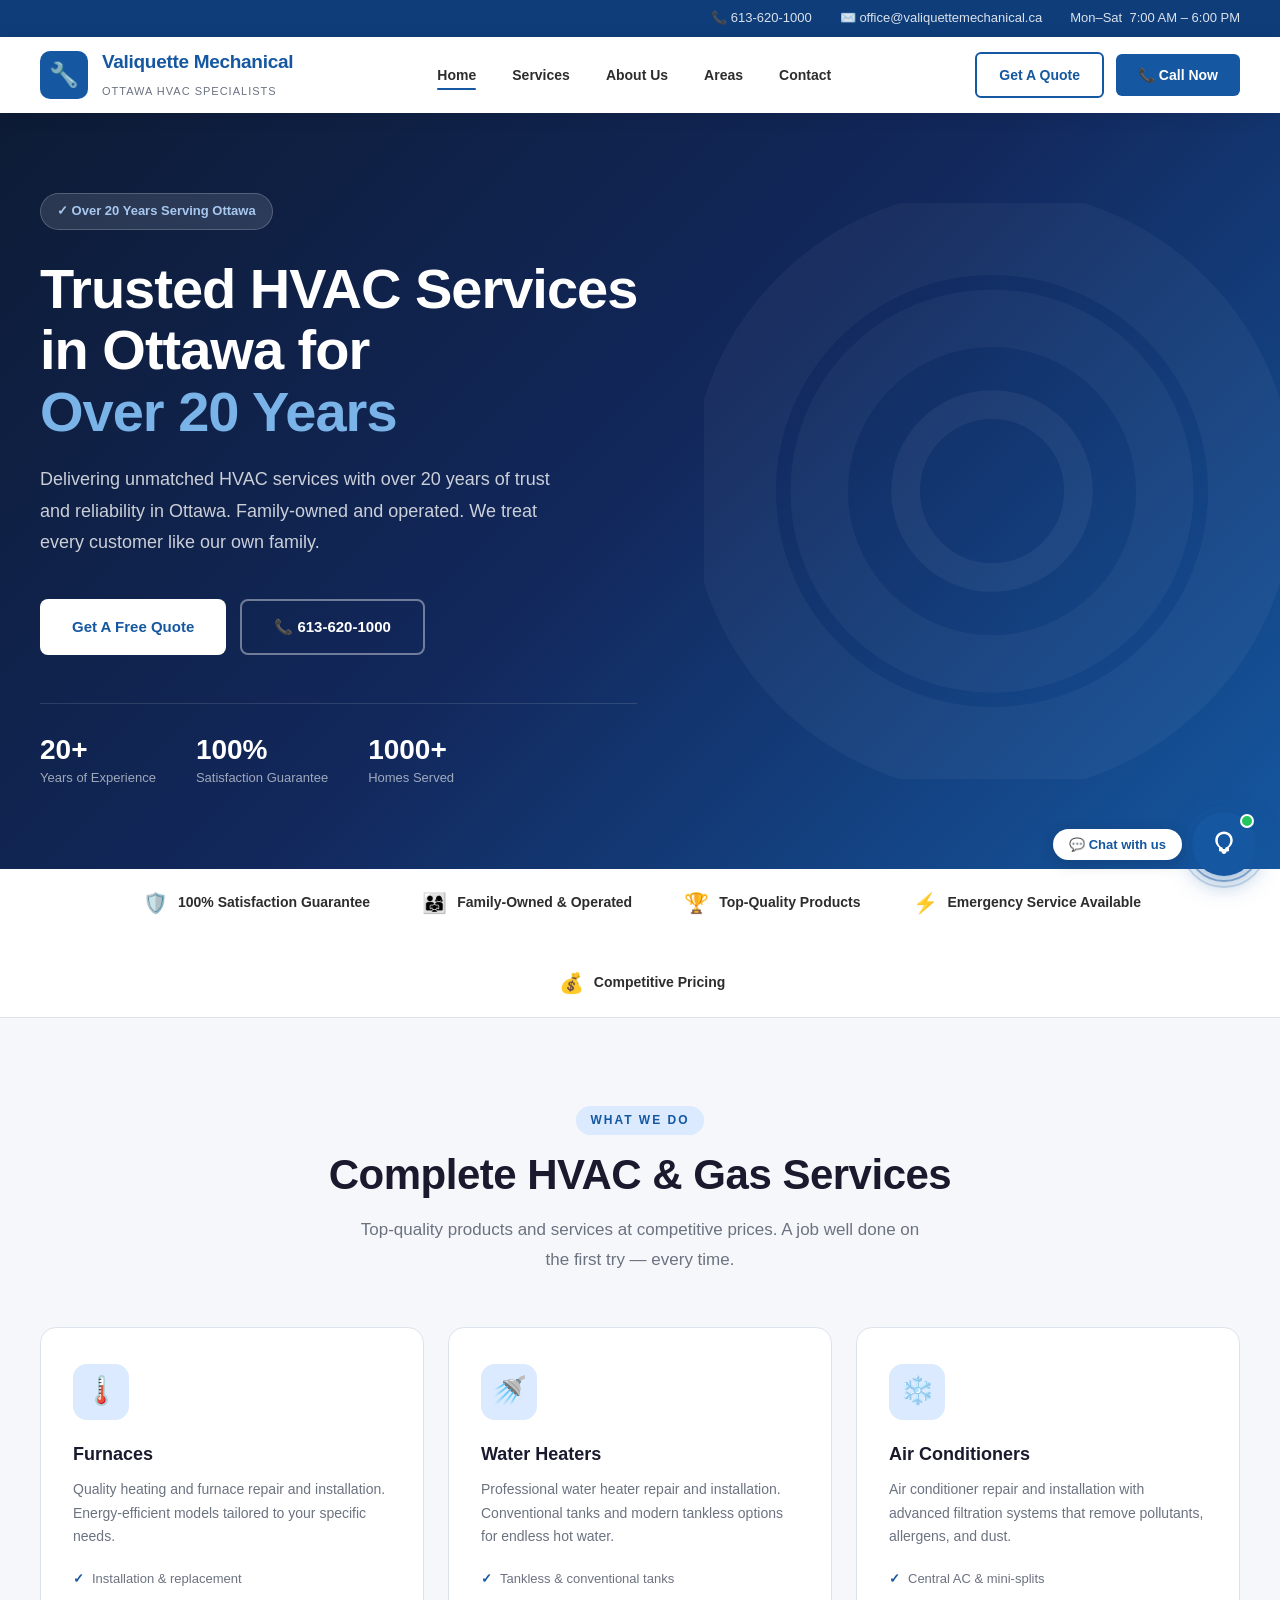
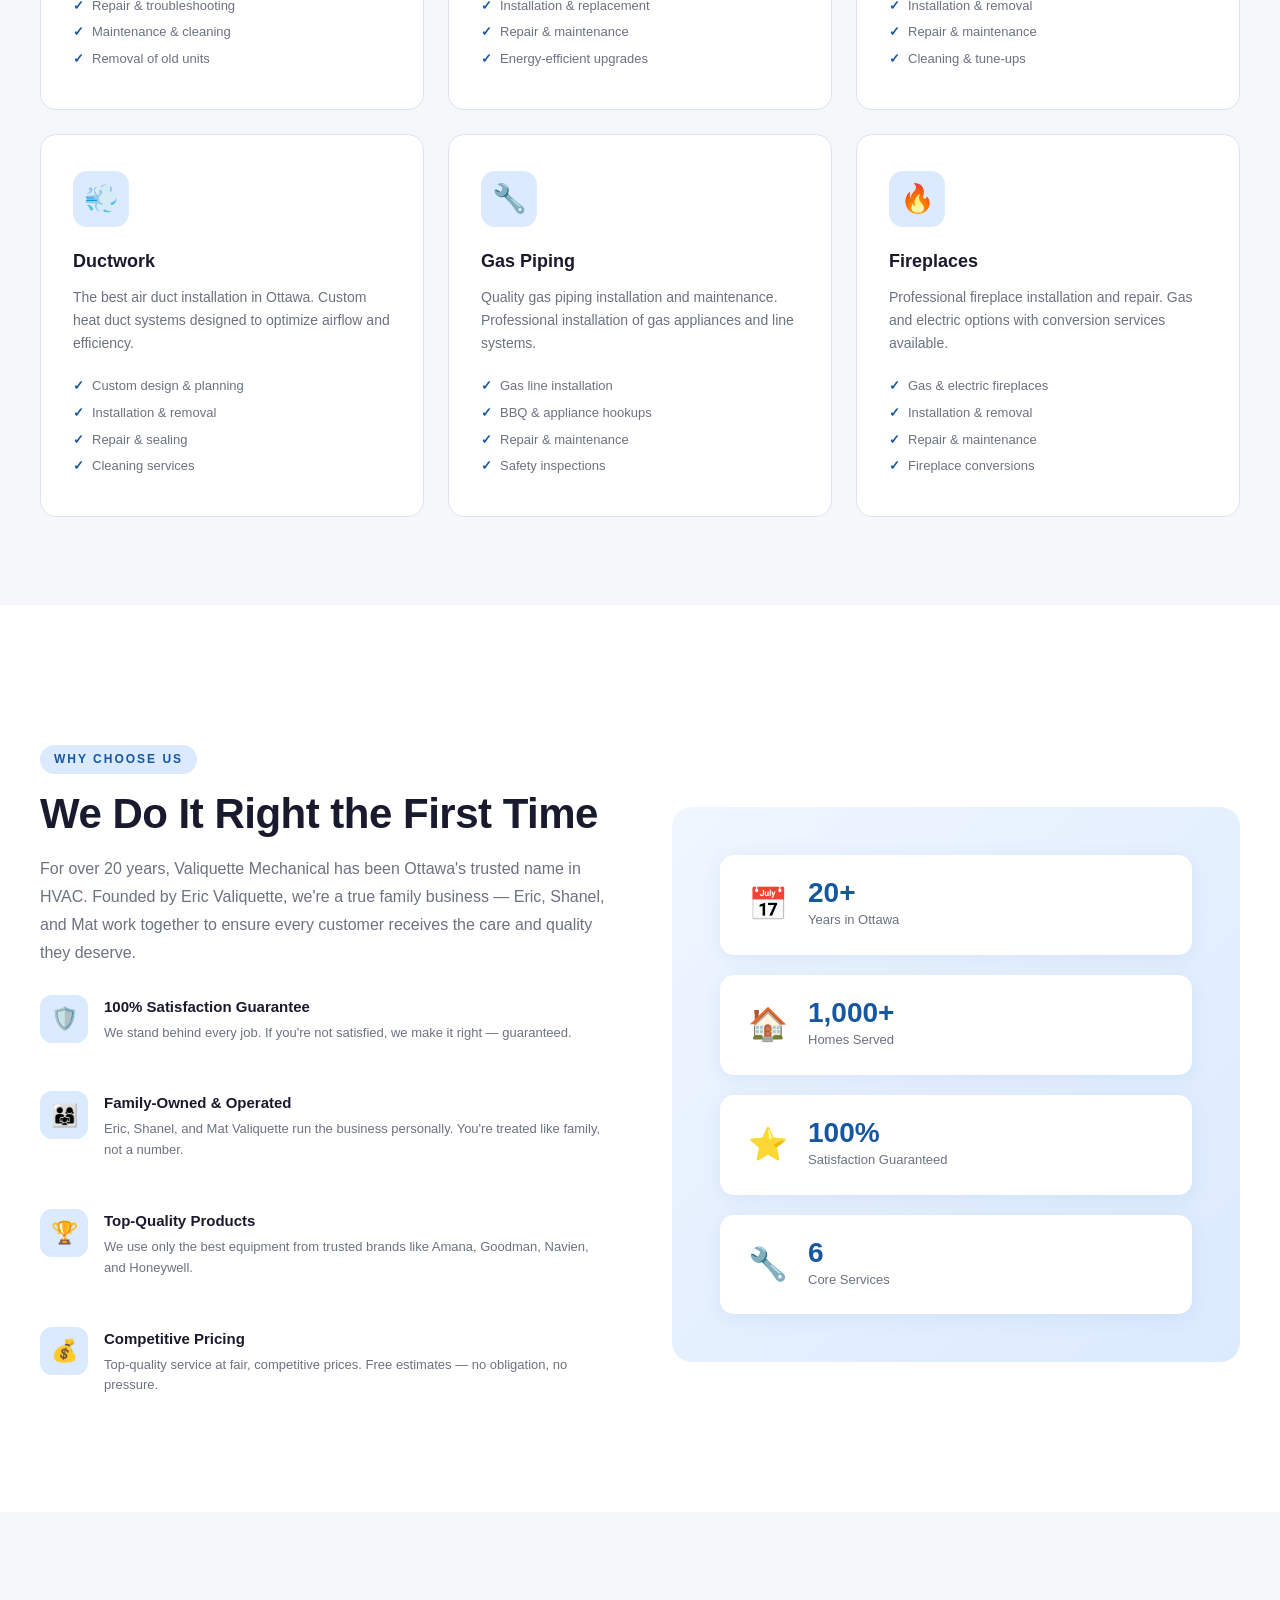
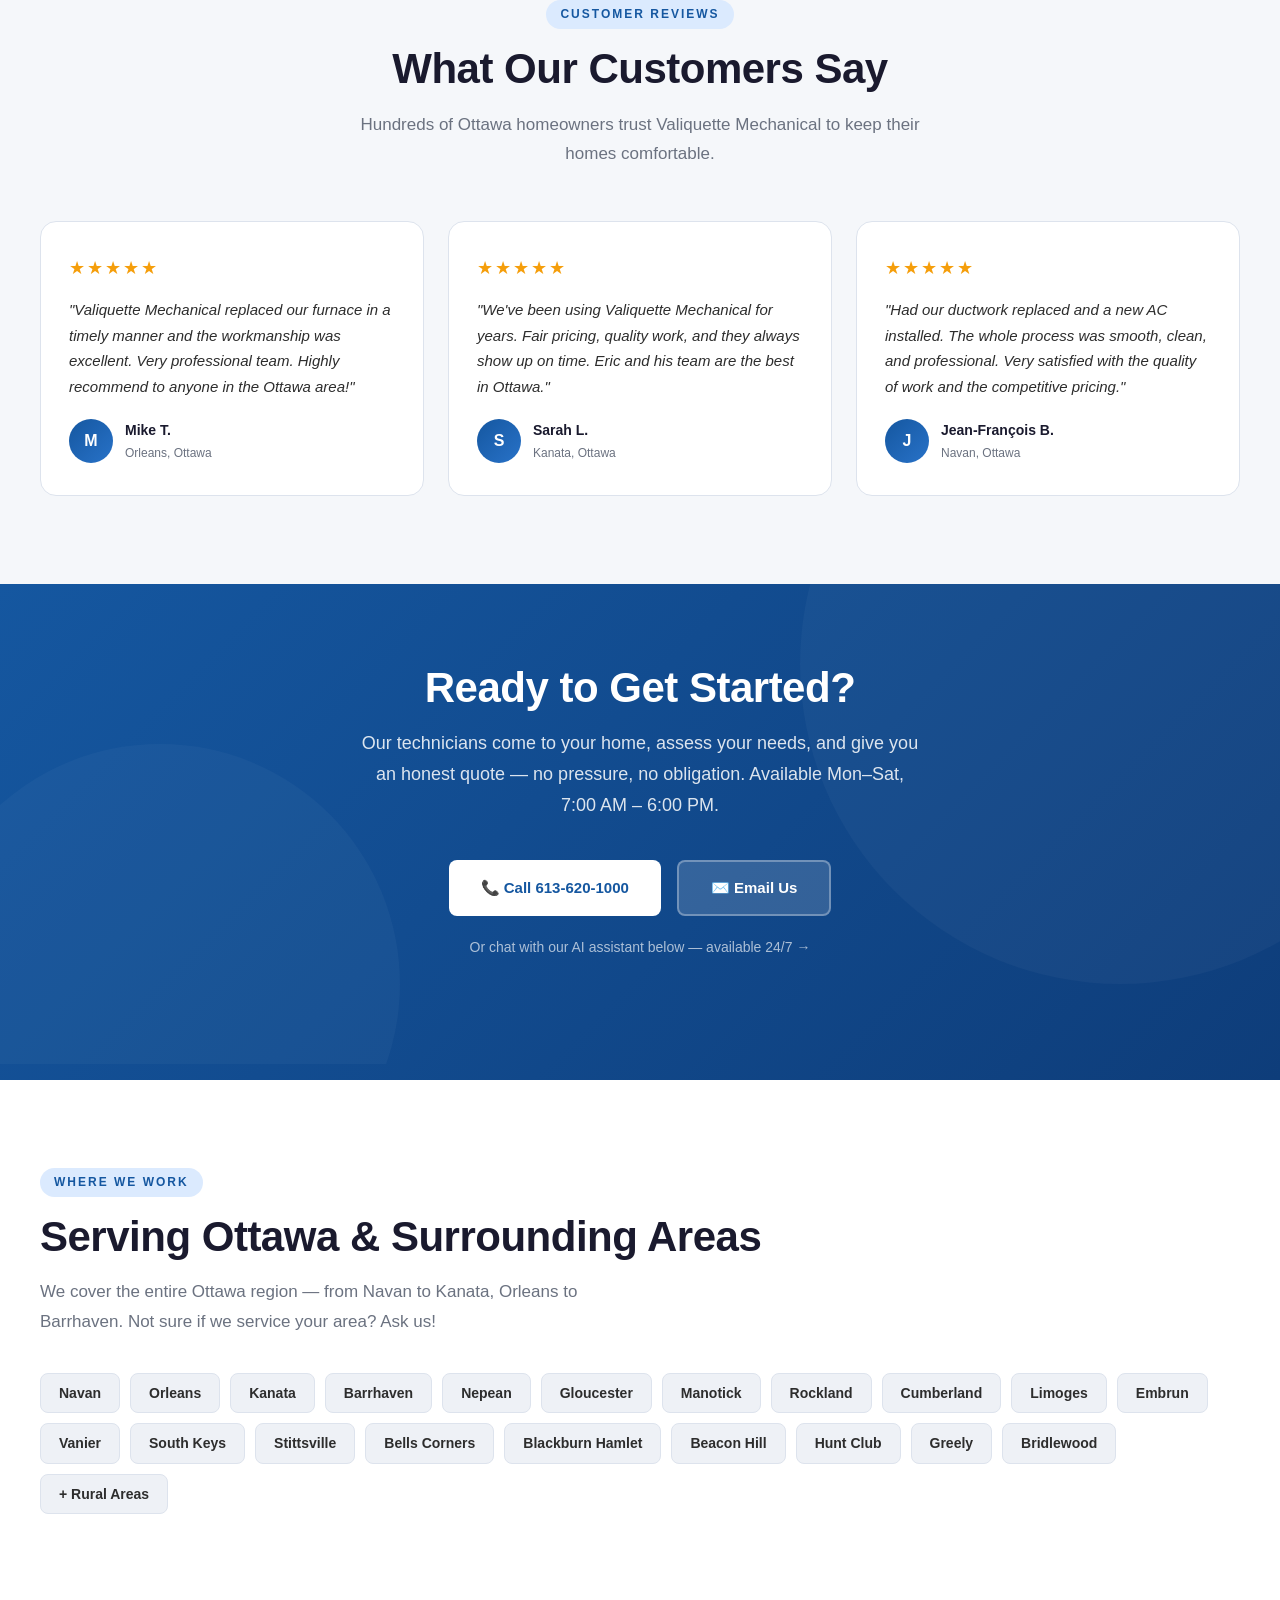
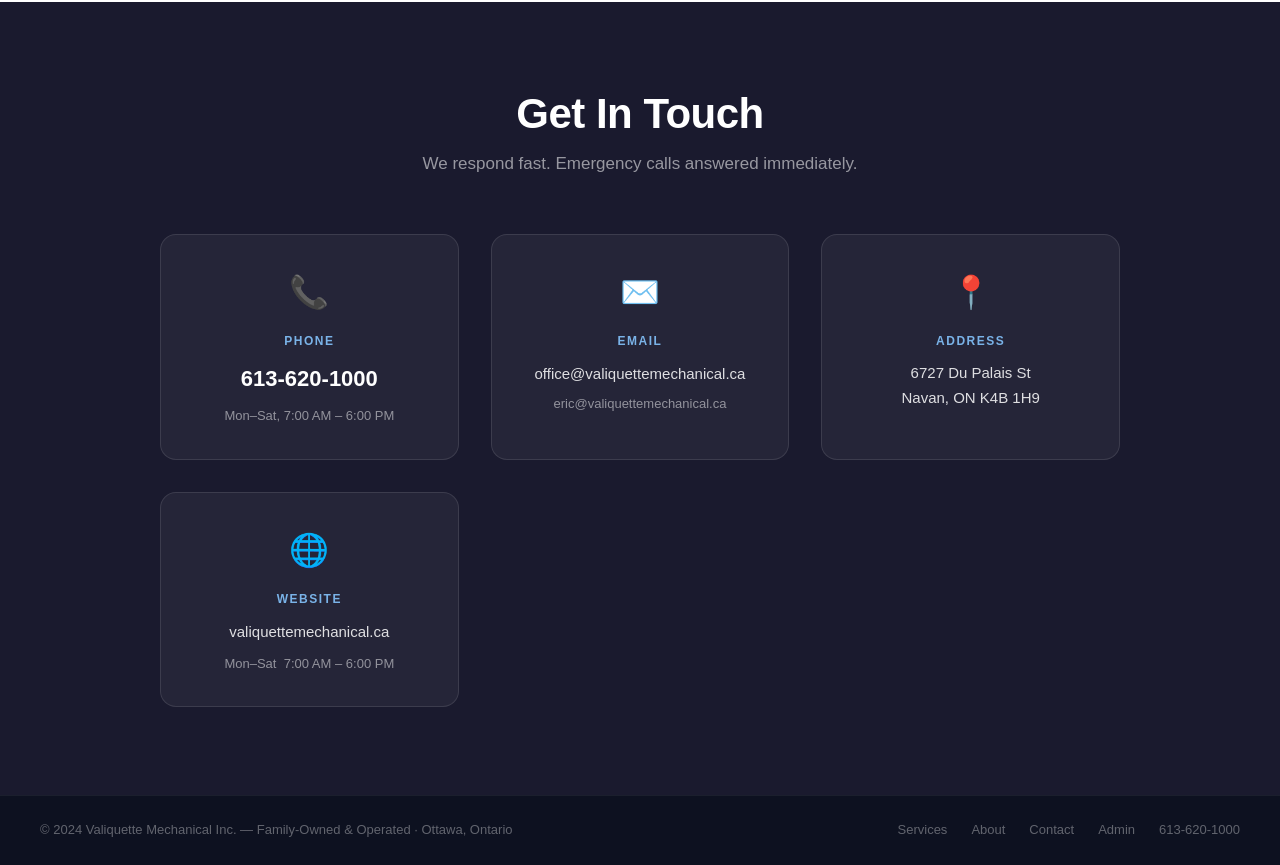
<file: public/index.html>
<!DOCTYPE html>
<html lang="en">
<head>
<meta charset="UTF-8">
<meta name="viewport" content="width=device-width, initial-scale=1.0">
<title>Valiquette Mechanical — Trusted HVAC Services in Ottawa</title>
<meta name="description" content="Delivering unmatched HVAC services with over 20 years of trust and reliability in Ottawa. Furnaces, air conditioners, water heaters, ductwork, gas piping &amp; fireplaces. Free estimates.">
<style>
  *, *::before, *::after { box-sizing: border-box; margin: 0; padding: 0; }
  :root {
    --blue: #1557A0;
    --blue-dark: #0e3d7a;
    --blue-light: #2872c8;
    --black: #1a1a2e;
    --grey-bg: #f5f7fa;
    --grey-light: #eef1f6;
    --text: #2d2d2d;
    --muted: #6b7280;
    --white: #ffffff;
    --border: #dde3ed;
  }
  html { scroll-behavior: smooth; }
  body { font-family: 'Segoe UI', -apple-system, BlinkMacSystemFont, Roboto, sans-serif; color: var(--text); line-height: 1.6; }
  a { color: inherit; text-decoration: none; }
  img { max-width: 100%; display: block; }

  /* ── Topbar ── */
  .topbar {
    background: var(--blue-dark);
    padding: 8px 40px;
    display: flex;
    justify-content: flex-end;
    align-items: center;
    gap: 28px;
    font-size: 13px;
    color: rgba(255,255,255,0.85);
  }
  .topbar a { color: rgba(255,255,255,0.85); display: flex; align-items: center; gap: 6px; transition: color 0.15s; }
  .topbar a:hover { color: white; }

  /* ── Header ── */
  header {
    position: sticky; top: 0; z-index: 500;
    background: white;
    display: flex; align-items: center; justify-content: space-between;
    padding: 0 40px; height: 76px;
    box-shadow: 0 2px 16px rgba(0,0,0,0.10);
  }
  .logo { display: flex; align-items: center; gap: 14px; }
  .logo-icon {
    width: 48px; height: 48px;
    background: var(--blue);
    border-radius: 10px;
    display: flex; align-items: center; justify-content: center;
    font-size: 24px;
    flex-shrink: 0;
  }
  .logo-text strong { display: block; font-size: 19px; font-weight: 800; color: var(--blue); letter-spacing: -0.3px; }
  .logo-text span { font-size: 11px; color: var(--muted); text-transform: uppercase; letter-spacing: 1px; }
  nav { display: flex; align-items: center; gap: 36px; }
  nav a { color: var(--text); font-size: 14px; font-weight: 600; transition: color 0.15s; position: relative; }
  nav a:hover { color: var(--blue); }
  nav a.active::after { content: ''; position: absolute; bottom: -4px; left: 0; right: 0; height: 2px; background: var(--blue); border-radius: 2px; }
  .header-cta { display: flex; align-items: center; gap: 12px; }
  .btn { display: inline-flex; align-items: center; gap: 8px; padding: 10px 22px; border-radius: 6px; font-size: 14px; font-weight: 700; cursor: pointer; transition: background 0.15s, transform 0.1s; border: none; white-space: nowrap; }
  .btn:active { transform: scale(0.97); }
  .btn-blue { background: var(--blue); color: white; }
  .btn-blue:hover { background: var(--blue-dark); }
  .btn-outline-blue { background: transparent; color: var(--blue); border: 2px solid var(--blue); }
  .btn-outline-blue:hover { background: var(--blue); color: white; }
  .btn-lg { padding: 14px 32px; font-size: 15px; border-radius: 8px; }
  .btn-white { background: white; color: var(--blue); font-weight: 800; }
  .btn-white:hover { background: #eff6ff; }
  .menu-toggle { display: none; background: none; border: none; cursor: pointer; padding: 4px; }
  .menu-toggle svg { width: 24px; height: 24px; }

  /* ── Hero ── */
  #hero {
    background: linear-gradient(135deg, #0d1b35 0%, #12285c 50%, #1557A0 100%);
    min-height: 620px;
    display: flex; align-items: center;
    padding: 80px 40px;
    position: relative;
    overflow: hidden;
  }
  #hero::after {
    content: '';
    position: absolute;
    right: 0; top: 0; bottom: 0;
    width: 45%;
    background: url("data:image/svg+xml,%3Csvg viewBox='0 0 400 400' xmlns='http://www.w3.org/2000/svg'%3E%3Ccircle cx='200' cy='200' r='180' fill='none' stroke='rgba(255,255,255,0.04)' stroke-width='60'/%3E%3Ccircle cx='200' cy='200' r='120' fill='none' stroke='rgba(255,255,255,0.04)' stroke-width='40'/%3E%3Ccircle cx='200' cy='200' r='60' fill='none' stroke='rgba(255,255,255,0.05)' stroke-width='20'/%3E%3C/svg%3E") center/contain no-repeat;
  }
  .hero-content { max-width: 600px; position: relative; z-index: 1; }
  .hero-badge {
    display: inline-flex; align-items: center; gap: 8px;
    background: rgba(255,255,255,0.12);
    border: 1px solid rgba(255,255,255,0.2);
    color: #a8c8f0;
    padding: 7px 16px; border-radius: 30px;
    font-size: 13px; font-weight: 600;
    margin-bottom: 28px;
    backdrop-filter: blur(4px);
  }
  #hero h1 {
    font-size: clamp(34px, 4.5vw, 56px);
    font-weight: 900;
    color: white;
    line-height: 1.1;
    margin-bottom: 22px;
    letter-spacing: -1px;
  }
  #hero h1 span { color: #7ab3e8; }
  #hero p {
    font-size: 18px;
    color: rgba(255,255,255,0.78);
    margin-bottom: 40px;
    max-width: 520px;
    line-height: 1.75;
  }
  .hero-actions { display: flex; gap: 14px; flex-wrap: wrap; margin-bottom: 48px; }
  .hero-stats {
    display: flex; gap: 40px; flex-wrap: wrap;
    border-top: 1px solid rgba(255,255,255,0.12);
    padding-top: 32px;
  }
  .hero-stat { }
  .hero-stat .num { font-size: 28px; font-weight: 900; color: white; line-height: 1; }
  .hero-stat .label { font-size: 13px; color: rgba(255,255,255,0.6); margin-top: 4px; }

  /* ── Trust bar ── */
  .trust-bar {
    background: white;
    border-bottom: 1px solid var(--border);
    padding: 18px 40px;
    display: flex;
    align-items: center;
    justify-content: center;
    gap: 48px;
    flex-wrap: wrap;
  }
  .trust-item {
    display: flex; align-items: center; gap: 10px;
    font-size: 14px; font-weight: 600; color: var(--text);
  }
  .trust-icon { font-size: 20px; }
  .trust-item span { color: var(--muted); font-weight: 400; margin-left: 4px; }

  /* ── Section common ── */
  section { padding: 88px 40px; }
  .section-tag {
    display: inline-block;
    background: #dbeafe;
    color: var(--blue);
    font-size: 12px;
    font-weight: 800;
    text-transform: uppercase;
    letter-spacing: 2px;
    padding: 5px 14px;
    border-radius: 30px;
    margin-bottom: 16px;
  }
  h2 { font-size: clamp(28px, 3.5vw, 42px); font-weight: 900; color: var(--black); line-height: 1.15; margin-bottom: 16px; letter-spacing: -0.5px; }
  .section-intro { font-size: 17px; color: var(--muted); max-width: 580px; line-height: 1.75; }
  .center { text-align: center; }
  .center .section-intro { margin: 0 auto; }

  /* ── Services ── */
  #services { background: var(--grey-bg); }
  .services-grid {
    display: grid;
    grid-template-columns: repeat(auto-fit, minmax(300px, 1fr));
    gap: 24px;
    margin-top: 52px;
  }
  .service-card {
    background: white;
    border-radius: 16px;
    padding: 36px 32px;
    border: 1.5px solid var(--border);
    transition: box-shadow 0.25s, transform 0.25s, border-color 0.25s;
    position: relative;
    overflow: hidden;
  }
  .service-card::before {
    content: '';
    position: absolute;
    top: 0; left: 0; right: 0;
    height: 3px;
    background: linear-gradient(90deg, var(--blue), var(--blue-light));
    opacity: 0;
    transition: opacity 0.25s;
  }
  .service-card:hover { box-shadow: 0 12px 40px rgba(21,87,160,0.12); transform: translateY(-4px); border-color: #bfd4f2; }
  .service-card:hover::before { opacity: 1; }
  .service-icon-wrap {
    width: 56px; height: 56px;
    background: #dbeafe;
    border-radius: 14px;
    display: flex; align-items: center; justify-content: center;
    font-size: 28px;
    margin-bottom: 20px;
    transition: background 0.25s;
  }
  .service-card:hover .service-icon-wrap { background: var(--blue); }
  .service-card h3 { font-size: 18px; font-weight: 800; color: var(--black); margin-bottom: 10px; }
  .service-card p { font-size: 14px; color: var(--muted); line-height: 1.65; margin-bottom: 18px; }
  .service-card ul { list-style: none; }
  .service-card ul li {
    font-size: 13px; color: var(--muted); padding: 3px 0; display: flex; align-items: center; gap: 8px;
  }
  .service-card ul li::before { content: '✓'; color: var(--blue); font-weight: 700; flex-shrink: 0; }

  /* ── Why us ── */
  #why { background: white; }
  .why-layout { display: grid; grid-template-columns: 1fr 1fr; gap: 64px; align-items: center; margin-top: 52px; }
  .why-text h2 { margin-bottom: 16px; }
  .why-text p { color: var(--muted); font-size: 16px; line-height: 1.75; margin-bottom: 28px; }
  .why-features { display: flex; flex-direction: column; gap: 20px; }
  .why-feature { display: flex; gap: 16px; align-items: flex-start; }
  .why-feature-icon {
    width: 48px; height: 48px; border-radius: 12px;
    background: #dbeafe;
    display: flex; align-items: center; justify-content: center;
    font-size: 22px;
    flex-shrink: 0;
  }
  .why-feature-text h4 { font-size: 15px; font-weight: 800; color: var(--black); margin-bottom: 4px; }
  .why-feature-text p { font-size: 13px; color: var(--muted); line-height: 1.6; }
  .why-visual {
    background: linear-gradient(135deg, #eff6ff 0%, #dbeafe 100%);
    border-radius: 20px;
    padding: 48px;
    display: flex; flex-direction: column; gap: 20px;
  }
  .why-stat-card {
    background: white;
    border-radius: 14px;
    padding: 24px 28px;
    box-shadow: 0 4px 20px rgba(21,87,160,0.08);
    display: flex; align-items: center; gap: 20px;
  }
  .why-stat-icon { font-size: 32px; }
  .why-stat-num { font-size: 28px; font-weight: 900; color: var(--blue); line-height: 1; }
  .why-stat-label { font-size: 13px; color: var(--muted); margin-top: 3px; }

  /* ── Testimonials ── */
  #testimonials { background: var(--grey-bg); }
  .reviews-grid {
    display: grid;
    grid-template-columns: repeat(auto-fit, minmax(300px, 1fr));
    gap: 24px;
    margin-top: 52px;
  }
  .review-card {
    background: white;
    border-radius: 16px;
    padding: 32px 28px;
    border: 1.5px solid var(--border);
  }
  .review-stars { color: #f59e0b; font-size: 18px; margin-bottom: 14px; letter-spacing: 2px; }
  .review-text { font-size: 15px; color: var(--text); line-height: 1.7; margin-bottom: 20px; font-style: italic; }
  .review-author { display: flex; align-items: center; gap: 12px; }
  .review-avatar {
    width: 44px; height: 44px; border-radius: 50%;
    background: linear-gradient(135deg, var(--blue), var(--blue-light));
    display: flex; align-items: center; justify-content: center;
    color: white; font-weight: 800; font-size: 16px;
    flex-shrink: 0;
  }
  .review-name { font-weight: 700; font-size: 14px; color: var(--black); }
  .review-location { font-size: 12px; color: var(--muted); margin-top: 2px; }

  /* ── CTA Banner ── */
  #cta {
    background: linear-gradient(135deg, var(--blue) 0%, var(--blue-dark) 100%);
    padding: 80px 40px;
    text-align: center;
    position: relative;
    overflow: hidden;
  }
  #cta::before {
    content: '';
    position: absolute; inset: 0;
    background: url("data:image/svg+xml,%3Csvg viewBox='0 0 800 300' xmlns='http://www.w3.org/2000/svg'%3E%3Ccircle cx='700' cy='50' r='200' fill='rgba(255,255,255,0.03)'/%3E%3Ccircle cx='100' cy='250' r='150' fill='rgba(255,255,255,0.03)'/%3E%3C/svg%3E") no-repeat;
  }
  #cta > * { position: relative; z-index: 1; }
  #cta h2 { color: white; margin-bottom: 16px; }
  #cta p { color: rgba(255,255,255,0.85); font-size: 18px; margin-bottom: 40px; max-width: 560px; margin-left: auto; margin-right: auto; line-height: 1.7; }
  .cta-actions { display: flex; gap: 16px; justify-content: center; flex-wrap: wrap; }
  #cta .estimate-note { margin-top: 20px; color: rgba(255,255,255,0.65); font-size: 14px; }

  /* ── Areas ── */
  #areas { background: white; }
  .areas-grid {
    display: flex; flex-wrap: wrap; gap: 10px;
    margin-top: 36px;
  }
  .area-tag {
    background: var(--grey-light);
    border: 1.5px solid var(--border);
    border-radius: 8px;
    padding: 8px 18px;
    font-size: 14px; font-weight: 600;
    color: var(--text);
    transition: background 0.15s, border-color 0.15s, color 0.15s;
    cursor: default;
  }
  .area-tag:hover { background: #dbeafe; border-color: #93c5fd; color: var(--blue); }

  /* ── Contact ── */
  #contact { background: var(--black); padding: 88px 40px; }
  #contact h2 { color: white; text-align: center; margin-bottom: 12px; }
  #contact .sub { color: rgba(255,255,255,0.55); font-size: 17px; text-align: center; margin-bottom: 56px; }
  .contact-grid {
    display: grid;
    grid-template-columns: repeat(auto-fit, minmax(220px, 1fr));
    gap: 32px;
    max-width: 960px;
    margin: 0 auto;
  }
  .contact-card {
    background: rgba(255,255,255,0.05);
    border: 1px solid rgba(255,255,255,0.1);
    border-radius: 16px;
    padding: 32px 28px;
    text-align: center;
    transition: background 0.2s;
  }
  .contact-card:hover { background: rgba(255,255,255,0.09); }
  .contact-card-icon { font-size: 32px; margin-bottom: 14px; }
  .contact-card h3 { color: #7ab3e8; font-size: 12px; font-weight: 700; text-transform: uppercase; letter-spacing: 1.5px; margin-bottom: 10px; }
  .contact-card p, .contact-card a { color: rgba(255,255,255,0.85); font-size: 15px; line-height: 1.65; }
  .contact-card a:hover { color: #7ab3e8; }
  .contact-card .big { font-size: 22px; font-weight: 900; color: white; display: block; }

  /* ── Footer ── */
  footer {
    background: #0d1120;
    padding: 24px 40px;
    display: flex; align-items: center; justify-content: space-between;
    flex-wrap: wrap; gap: 16px;
    border-top: 1px solid rgba(255,255,255,0.06);
  }
  footer p { color: rgba(255,255,255,0.35); font-size: 13px; }
  footer a { color: rgba(255,255,255,0.35); font-size: 13px; transition: color 0.15s; }
  footer a:hover { color: #7ab3e8; }
  .footer-links { display: flex; gap: 24px; }

  /* ── Mobile ── */
  @media (max-width: 900px) {
    .why-layout { grid-template-columns: 1fr; }
    .why-visual { display: none; }
  }
  @media (max-width: 768px) {
    .topbar { display: none; }
    header { padding: 0 20px; }
    nav { display: none; position: absolute; top: 76px; left: 0; right: 0; background: white; flex-direction: column; align-items: flex-start; padding: 20px; gap: 20px; z-index: 400; border-bottom: 1px solid var(--border); }
    nav.open { display: flex; }
    nav a { font-size: 16px; }
    .menu-toggle { display: block; }
    .header-cta .btn-outline-blue { display: none; }
    section { padding: 60px 20px; }
    #hero { padding: 60px 20px; min-height: auto; }
    #hero::after { display: none; }
    .hero-actions { flex-direction: column; }
    .hero-actions .btn { justify-content: center; }
    .hero-stats { gap: 24px; }
    .trust-bar { padding: 16px 20px; gap: 20px; justify-content: flex-start; overflow-x: auto; }
    #cta { padding: 60px 20px; }
    .cta-actions { flex-direction: column; align-items: center; }
    footer { padding: 20px; flex-direction: column; text-align: center; }
    .footer-links { flex-wrap: wrap; justify-content: center; }
  }
</style>
</head>
<body>

<!-- Topbar -->
<div class="topbar">
  <a href="tel:6136201000">📞 613-620-1000</a>
  <a href="mailto:office@valiquettemechanical.ca">✉️ office@valiquettemechanical.ca</a>
  <a href="#">Mon–Sat &nbsp;7:00 AM – 6:00 PM</a>
</div>

<!-- Header -->
<header>
  <div class="logo">
    <div class="logo-icon">🔧</div>
    <div class="logo-text">
      <strong>Valiquette Mechanical</strong>
      <span>Ottawa HVAC Specialists</span>
    </div>
  </div>
  <nav id="main-nav">
    <a href="#" class="active">Home</a>
    <a href="#services">Services</a>
    <a href="#why">About Us</a>
    <a href="#areas">Areas</a>
    <a href="#contact">Contact</a>
  </nav>
  <div class="header-cta">
    <a href="#contact" class="btn btn-outline-blue">Get A Quote</a>
    <a href="tel:6136201000" class="btn btn-blue">📞 Call Now</a>
  </div>
  <button class="menu-toggle" onclick="document.getElementById('main-nav').classList.toggle('open')" aria-label="Menu">
    <svg viewBox="0 0 24 24" fill="#1557A0"><path d="M3 18h18v-2H3v2zm0-5h18v-2H3v2zm0-7v2h18V6H3z"/></svg>
  </button>
</header>

<!-- Hero -->
<section id="hero">
  <div class="hero-content">
    <div class="hero-badge">✓ Over 20 Years Serving Ottawa</div>
    <h1>Trusted HVAC Services<br>in Ottawa for<br><span>Over 20 Years</span></h1>
    <p>Delivering unmatched HVAC services with over 20 years of trust and reliability in Ottawa. Family-owned and operated. We treat every customer like our own family.</p>
    <div class="hero-actions">
      <a href="#contact" class="btn btn-white btn-lg">Get A Free Quote</a>
      <a href="tel:6136201000" class="btn btn-outline-blue btn-lg" style="color:white;border-color:rgba(255,255,255,0.4)">📞 613-620-1000</a>
    </div>
    <div class="hero-stats">
      <div class="hero-stat">
        <div class="num">20+</div>
        <div class="label">Years of Experience</div>
      </div>
      <div class="hero-stat">
        <div class="num">100%</div>
        <div class="label">Satisfaction Guarantee</div>
      </div>
      <div class="hero-stat">
        <div class="num">1000+</div>
        <div class="label">Homes Served</div>
      </div>
    </div>
  </div>
</section>

<!-- Trust Bar -->
<div class="trust-bar">
  <div class="trust-item"><span class="trust-icon">🛡️</span> 100% Satisfaction Guarantee</div>
  <div class="trust-item"><span class="trust-icon">👨‍👩‍👧</span> Family-Owned &amp; Operated</div>
  <div class="trust-item"><span class="trust-icon">🏆</span> Top-Quality Products</div>
  <div class="trust-item"><span class="trust-icon">⚡</span> Emergency Service Available</div>
  <div class="trust-item"><span class="trust-icon">💰</span> Competitive Pricing</div>
</div>

<!-- Services -->
<section id="services">
  <div class="center">
    <span class="section-tag">What We Do</span>
    <h2>Complete HVAC &amp; Gas Services</h2>
    <p class="section-intro">Top-quality products and services at competitive prices. A job well done on the first try — every time.</p>
  </div>
  <div class="services-grid">
    <div class="service-card">
      <div class="service-icon-wrap">🌡️</div>
      <h3>Furnaces</h3>
      <p>Quality heating and furnace repair and installation. Energy-efficient models tailored to your specific needs.</p>
      <ul>
        <li>Installation &amp; replacement</li>
        <li>Repair &amp; troubleshooting</li>
        <li>Maintenance &amp; cleaning</li>
        <li>Removal of old units</li>
      </ul>
    </div>
    <div class="service-card">
      <div class="service-icon-wrap">🚿</div>
      <h3>Water Heaters</h3>
      <p>Professional water heater repair and installation. Conventional tanks and modern tankless options for endless hot water.</p>
      <ul>
        <li>Tankless &amp; conventional tanks</li>
        <li>Installation &amp; replacement</li>
        <li>Repair &amp; maintenance</li>
        <li>Energy-efficient upgrades</li>
      </ul>
    </div>
    <div class="service-card">
      <div class="service-icon-wrap">❄️</div>
      <h3>Air Conditioners</h3>
      <p>Air conditioner repair and installation with advanced filtration systems that remove pollutants, allergens, and dust.</p>
      <ul>
        <li>Central AC &amp; mini-splits</li>
        <li>Installation &amp; removal</li>
        <li>Repair &amp; maintenance</li>
        <li>Cleaning &amp; tune-ups</li>
      </ul>
    </div>
    <div class="service-card">
      <div class="service-icon-wrap">💨</div>
      <h3>Ductwork</h3>
      <p>The best air duct installation in Ottawa. Custom heat duct systems designed to optimize airflow and efficiency.</p>
      <ul>
        <li>Custom design &amp; planning</li>
        <li>Installation &amp; removal</li>
        <li>Repair &amp; sealing</li>
        <li>Cleaning services</li>
      </ul>
    </div>
    <div class="service-card">
      <div class="service-icon-wrap">🔧</div>
      <h3>Gas Piping</h3>
      <p>Quality gas piping installation and maintenance. Professional installation of gas appliances and line systems.</p>
      <ul>
        <li>Gas line installation</li>
        <li>BBQ &amp; appliance hookups</li>
        <li>Repair &amp; maintenance</li>
        <li>Safety inspections</li>
      </ul>
    </div>
    <div class="service-card">
      <div class="service-icon-wrap">🔥</div>
      <h3>Fireplaces</h3>
      <p>Professional fireplace installation and repair. Gas and electric options with conversion services available.</p>
      <ul>
        <li>Gas &amp; electric fireplaces</li>
        <li>Installation &amp; removal</li>
        <li>Repair &amp; maintenance</li>
        <li>Fireplace conversions</li>
      </ul>
    </div>
  </div>
</section>

<!-- Why Choose Us -->
<section id="why">
  <div class="why-layout">
    <div class="why-text">
      <span class="section-tag">Why Choose Us</span>
      <h2>We Do It Right the First Time</h2>
      <p>For over 20 years, Valiquette Mechanical has been Ottawa's trusted name in HVAC. Founded by Eric Valiquette, we're a true family business — Eric, Shanel, and Mat work together to ensure every customer receives the care and quality they deserve.</p>
      <div class="why-features">
        <div class="why-feature">
          <div class="why-feature-icon">🛡️</div>
          <div class="why-feature-text">
            <h4>100% Satisfaction Guarantee</h4>
            <p>We stand behind every job. If you're not satisfied, we make it right — guaranteed.</p>
          </div>
        </div>
        <div class="why-feature">
          <div class="why-feature-icon">👨‍👩‍👧</div>
          <div class="why-feature-text">
            <h4>Family-Owned &amp; Operated</h4>
            <p>Eric, Shanel, and Mat Valiquette run the business personally. You're treated like family, not a number.</p>
          </div>
        </div>
        <div class="why-feature">
          <div class="why-feature-icon">🏆</div>
          <div class="why-feature-text">
            <h4>Top-Quality Products</h4>
            <p>We use only the best equipment from trusted brands like Amana, Goodman, Navien, and Honeywell.</p>
          </div>
        </div>
        <div class="why-feature">
          <div class="why-feature-icon">💰</div>
          <div class="why-feature-text">
            <h4>Competitive Pricing</h4>
            <p>Top-quality service at fair, competitive prices. Free estimates — no obligation, no pressure.</p>
          </div>
        </div>
      </div>
    </div>
    <div class="why-visual">
      <div class="why-stat-card">
        <div class="why-stat-icon">📅</div>
        <div>
          <div class="why-stat-num">20+</div>
          <div class="why-stat-label">Years in Ottawa</div>
        </div>
      </div>
      <div class="why-stat-card">
        <div class="why-stat-icon">🏠</div>
        <div>
          <div class="why-stat-num">1,000+</div>
          <div class="why-stat-label">Homes Served</div>
        </div>
      </div>
      <div class="why-stat-card">
        <div class="why-stat-icon">⭐</div>
        <div>
          <div class="why-stat-num">100%</div>
          <div class="why-stat-label">Satisfaction Guaranteed</div>
        </div>
      </div>
      <div class="why-stat-card">
        <div class="why-stat-icon">🔧</div>
        <div>
          <div class="why-stat-num">6</div>
          <div class="why-stat-label">Core Services</div>
        </div>
      </div>
    </div>
  </div>
</section>

<!-- Testimonials -->
<section id="testimonials">
  <div class="center">
    <span class="section-tag">Customer Reviews</span>
    <h2>What Our Customers Say</h2>
    <p class="section-intro">Hundreds of Ottawa homeowners trust Valiquette Mechanical to keep their homes comfortable.</p>
  </div>
  <div class="reviews-grid">
    <div class="review-card">
      <div class="review-stars">★★★★★</div>
      <p class="review-text">"Valiquette Mechanical replaced our furnace in a timely manner and the workmanship was excellent. Very professional team. Highly recommend to anyone in the Ottawa area!"</p>
      <div class="review-author">
        <div class="review-avatar">M</div>
        <div>
          <div class="review-name">Mike T.</div>
          <div class="review-location">Orleans, Ottawa</div>
        </div>
      </div>
    </div>
    <div class="review-card">
      <div class="review-stars">★★★★★</div>
      <p class="review-text">"We've been using Valiquette Mechanical for years. Fair pricing, quality work, and they always show up on time. Eric and his team are the best in Ottawa."</p>
      <div class="review-author">
        <div class="review-avatar">S</div>
        <div>
          <div class="review-name">Sarah L.</div>
          <div class="review-location">Kanata, Ottawa</div>
        </div>
      </div>
    </div>
    <div class="review-card">
      <div class="review-stars">★★★★★</div>
      <p class="review-text">"Had our ductwork replaced and a new AC installed. The whole process was smooth, clean, and professional. Very satisfied with the quality of work and the competitive pricing."</p>
      <div class="review-author">
        <div class="review-avatar">J</div>
        <div>
          <div class="review-name">Jean-François B.</div>
          <div class="review-location">Navan, Ottawa</div>
        </div>
      </div>
    </div>
  </div>
</section>

<!-- CTA -->
<section id="cta">
  <h2>Ready to Get Started?</h2>
  <p>Our technicians come to your home, assess your needs, and give you an honest quote — no pressure, no obligation. Available Mon–Sat, 7:00 AM – 6:00 PM.</p>
  <div class="cta-actions">
    <a href="tel:6136201000" class="btn btn-white btn-lg">📞 Call 613-620-1000</a>
    <a href="mailto:office@valiquettemechanical.ca" class="btn btn-lg" style="background:rgba(255,255,255,0.15);color:white;border:2px solid rgba(255,255,255,0.3)">✉️ Email Us</a>
  </div>
  <p class="estimate-note">Or chat with our AI assistant below — available 24/7 →</p>
</section>

<!-- Service Areas -->
<section id="areas">
  <span class="section-tag">Where We Work</span>
  <h2>Serving Ottawa &amp; Surrounding Areas</h2>
  <p class="section-intro">We cover the entire Ottawa region — from Navan to Kanata, Orleans to Barrhaven. Not sure if we service your area? Ask us!</p>
  <div class="areas-grid">
    <span class="area-tag">Navan</span>
    <span class="area-tag">Orleans</span>
    <span class="area-tag">Kanata</span>
    <span class="area-tag">Barrhaven</span>
    <span class="area-tag">Nepean</span>
    <span class="area-tag">Gloucester</span>
    <span class="area-tag">Manotick</span>
    <span class="area-tag">Rockland</span>
    <span class="area-tag">Cumberland</span>
    <span class="area-tag">Limoges</span>
    <span class="area-tag">Embrun</span>
    <span class="area-tag">Vanier</span>
    <span class="area-tag">South Keys</span>
    <span class="area-tag">Stittsville</span>
    <span class="area-tag">Bells Corners</span>
    <span class="area-tag">Blackburn Hamlet</span>
    <span class="area-tag">Beacon Hill</span>
    <span class="area-tag">Hunt Club</span>
    <span class="area-tag">Greely</span>
    <span class="area-tag">Bridlewood</span>
    <span class="area-tag">+ Rural Areas</span>
  </div>
</section>

<!-- Contact -->
<section id="contact">
  <h2>Get In Touch</h2>
  <p class="sub">We respond fast. Emergency calls answered immediately.</p>
  <div class="contact-grid">
    <div class="contact-card">
      <div class="contact-card-icon">📞</div>
      <h3>Phone</h3>
      <a href="tel:6136201000" class="big">613-620-1000</a>
      <p style="margin-top:8px;font-size:13px;color:rgba(255,255,255,0.5)">Mon–Sat, 7:00 AM – 6:00 PM</p>
    </div>
    <div class="contact-card">
      <div class="contact-card-icon">✉️</div>
      <h3>Email</h3>
      <a href="mailto:office@valiquettemechanical.ca">office@valiquettemechanical.ca</a>
      <a href="mailto:eric@valiquettemechanical.ca" style="margin-top:6px;display:block;font-size:13px;color:rgba(255,255,255,0.5)">eric@valiquettemechanical.ca</a>
    </div>
    <div class="contact-card">
      <div class="contact-card-icon">📍</div>
      <h3>Address</h3>
      <p>6727 Du Palais St<br>Navan, ON K4B 1H9</p>
    </div>
    <div class="contact-card">
      <div class="contact-card-icon">🌐</div>
      <h3>Website</h3>
      <a href="https://www.valiquettemechanical.ca" target="_blank" rel="noopener">valiquettemechanical.ca</a>
      <p style="margin-top:8px;font-size:13px;color:rgba(255,255,255,0.5)">Mon–Sat &nbsp;7:00 AM – 6:00 PM</p>
    </div>
  </div>
</section>

<!-- Footer -->
<footer>
  <p>&copy; 2024 Valiquette Mechanical Inc. — Family-Owned &amp; Operated · Ottawa, Ontario</p>
  <div class="footer-links">
    <a href="#services">Services</a>
    <a href="#why">About</a>
    <a href="#contact">Contact</a>
    <a href="/admin">Admin</a>
    <a href="tel:6136201000">613-620-1000</a>
  </div>
</footer>

<!-- Valiquette Mechanical AI Chat Widget -->
<script src="/widget/valiquette-chat.js"></script>

</body>
</html>
</file>
